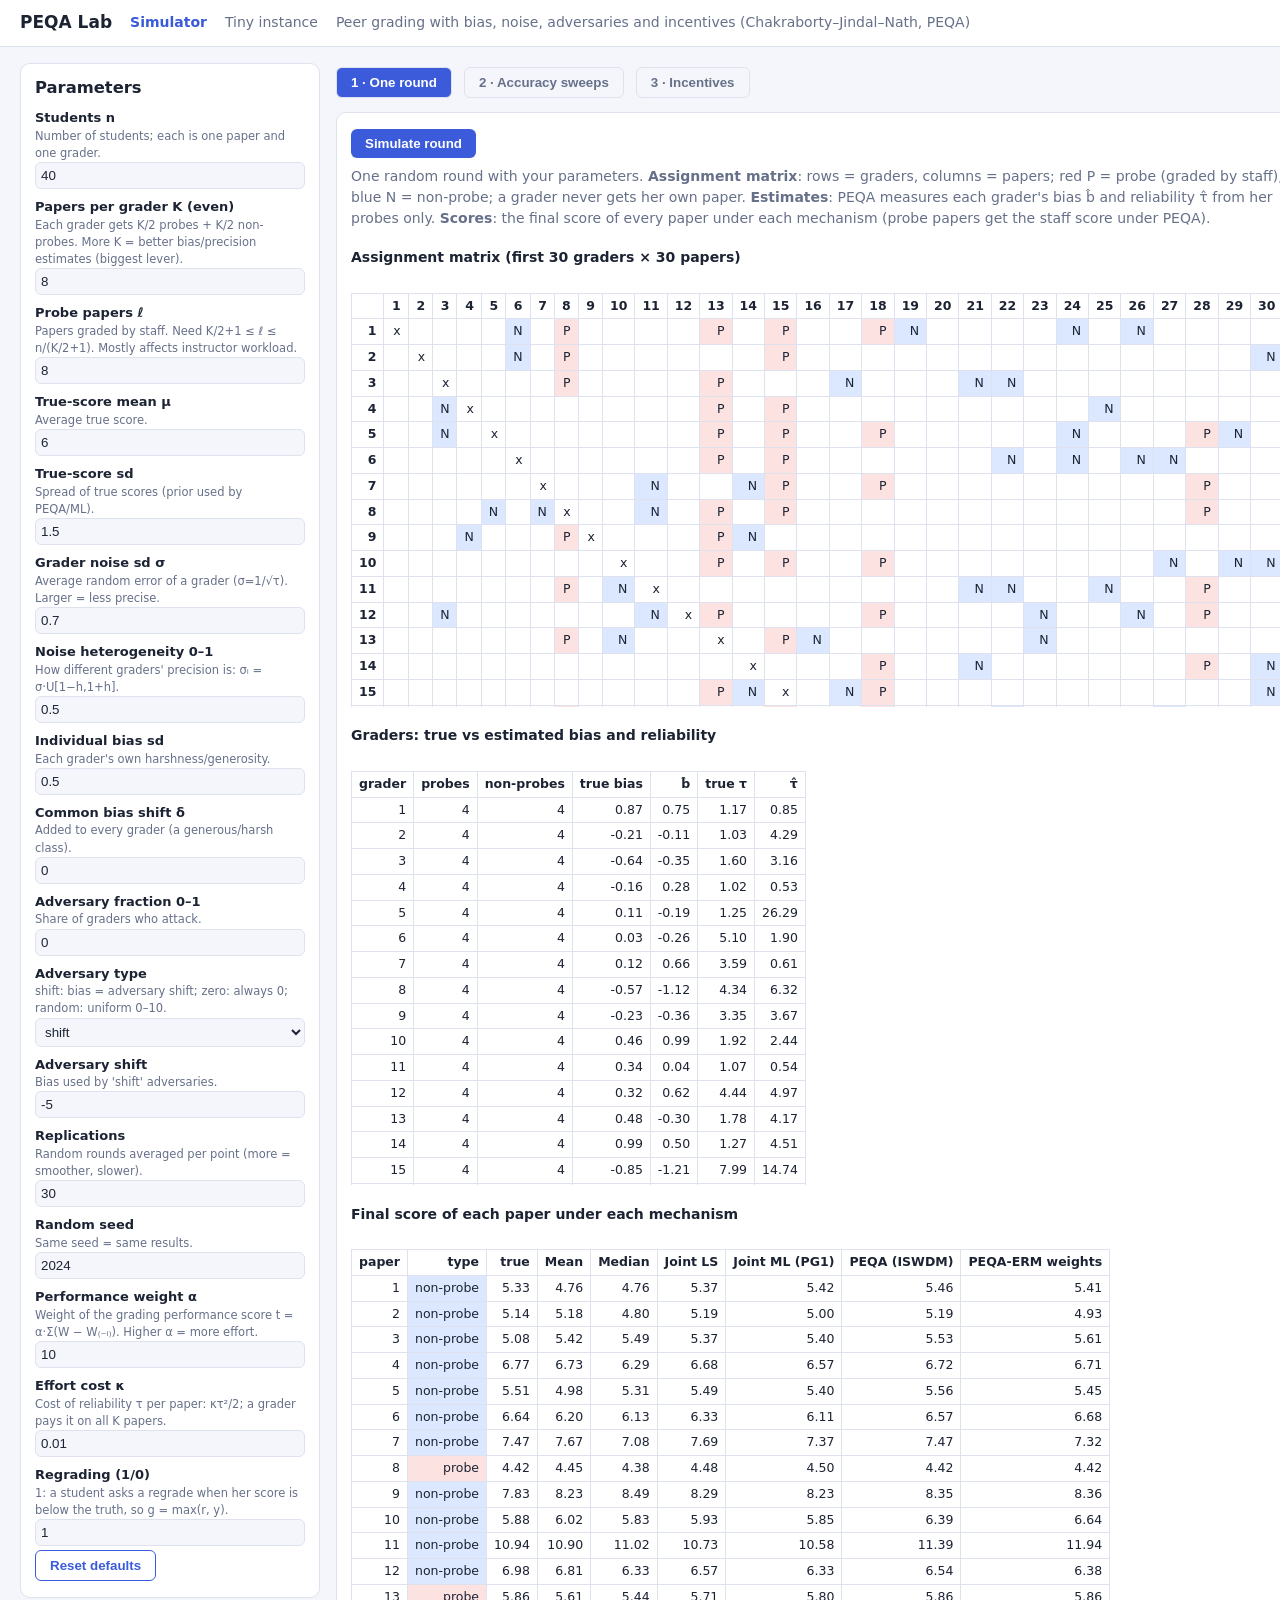
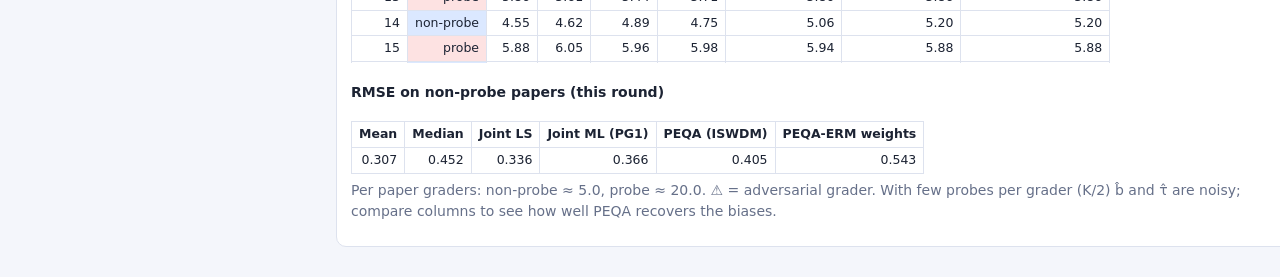
<file: index.html>
<!DOCTYPE html><html lang="en"><head><meta charset="utf-8"><meta name="viewport" content="width=device-width,initial-scale=1">
<title>PEQA Lab – peer grading simulator</title><link rel="stylesheet" href="style.css"></head><body>
<nav><b>PEQA Lab</b><a class="on" href="index.html">Simulator</a><a href="tiny.html">Tiny instance</a>
<span style="color:var(--mut)">Peer grading with bias, noise, adversaries and incentives (Chakraborty–Jindal–Nath, PEQA)</span></nav>
<div class="wrap"><aside><h3 style="margin:0">Parameters</h3><div id="params"></div>
<button id="reset" class="alt">Reset defaults</button></aside>
<main><div class="tabs"><button data-t="round" class="on">1 · One round</button><button data-t="acc">2 · Accuracy sweeps</button><button data-t="inc">3 · Incentives</button></div>
<div id="msg" class="bad"></div>
<section id="round" class="pane on card"><button id="goRound">Simulate round</button>
<p class="why">One random round with your parameters. <b>Assignment matrix</b>: rows = graders, columns = papers; red P = probe (graded by staff), blue N = non-probe; a grader never gets her own paper. <b>Estimates</b>: PEQA measures each grader's bias b̂ and reliability τ̂ from her probes only. <b>Scores</b>: the final score of every paper under each mechanism (probe papers get the staff score under PEQA).</p>
<div id="roundOut"></div></section>
<section id="acc" class="pane card"><div id="presets"></div><p class="why" id="accWhy">Pick an experiment. Each point is the average of <i>Replications</i> random rounds; RMSE is measured on non-probe papers.</p><canvas id="c1" width="880" height="400"></canvas><div id="accTab"></div></section>
<section id="inc" class="pane card"><button id="goEpbi">EPBI / EPRM</button><button id="goEq">Best response &amp; equilibrium</button><button id="goComp">Competitive grader</button>
<p class="why" id="incWhy">Uses the effort-game parameters (left) with all other graders honest and equally precise. The focal grader changes her own bias and reliability.</p>
<canvas id="c2" width="880" height="380"></canvas><canvas id="c3" width="880" height="380"></canvas><div id="incTxt"></div></section></main></div>
<script src="sim.js"></script><script src="lab.js"></script></body></html>
</file>
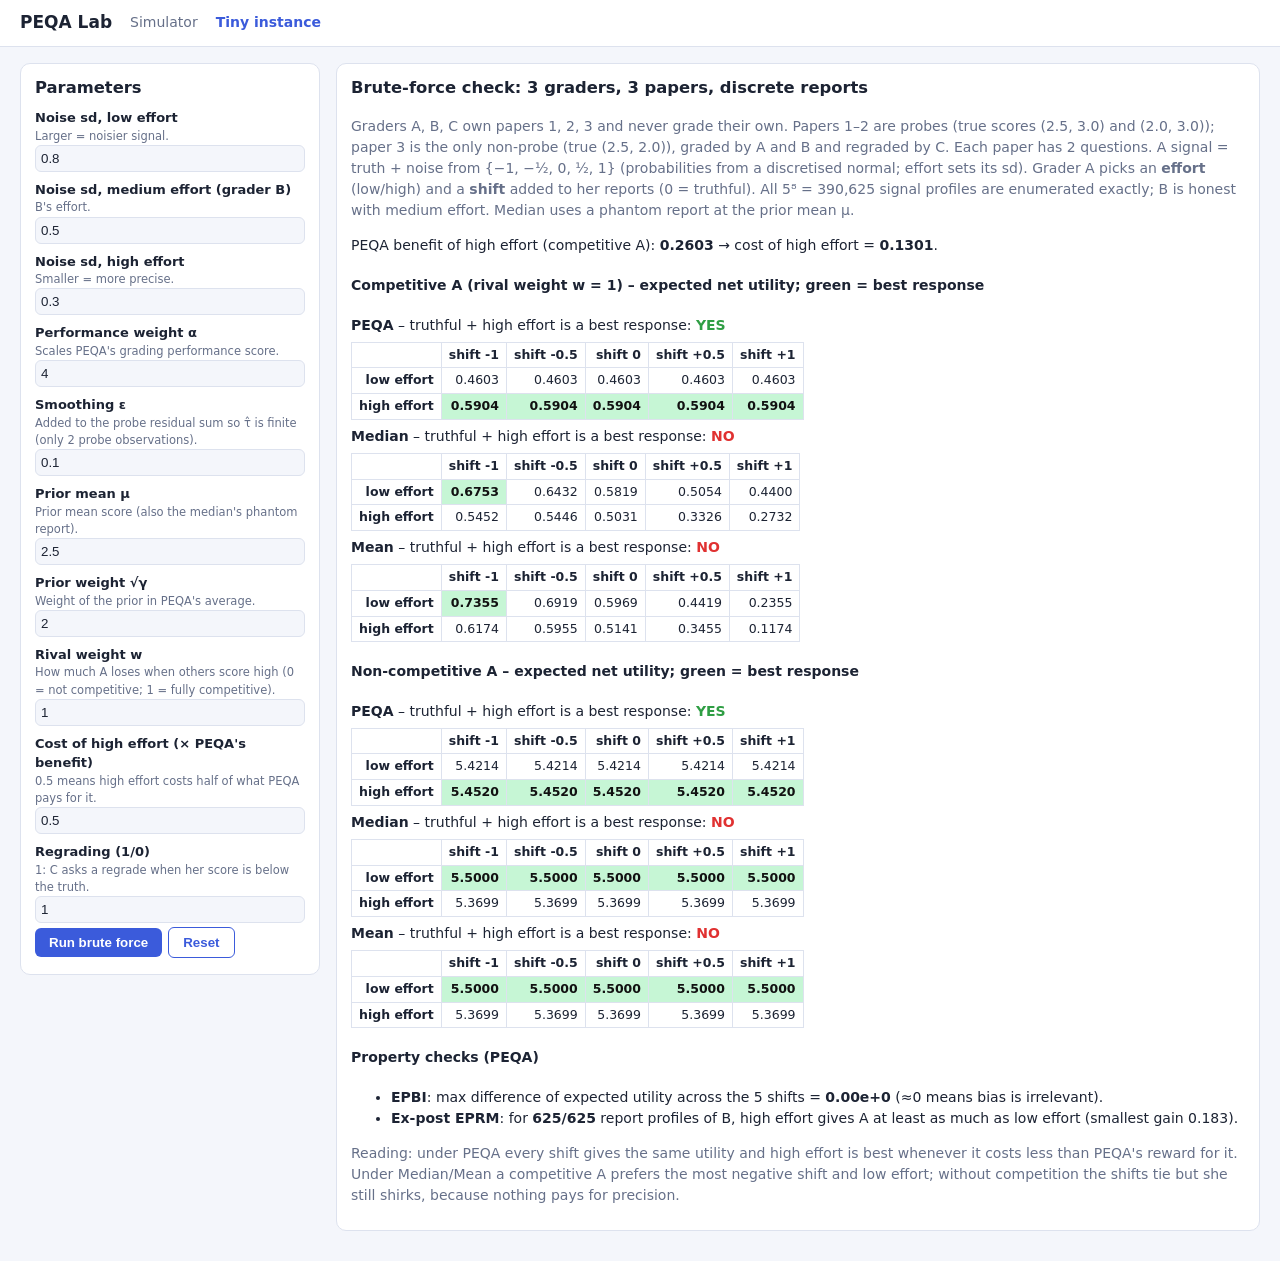
<file: tiny.html>
<!DOCTYPE html><html lang="en"><head><meta charset="utf-8"><meta name="viewport" content="width=device-width,initial-scale=1">
<title>PEQA Lab – tiny instance</title><link rel="stylesheet" href="style.css"></head><body>
<nav><b>PEQA Lab</b><a href="index.html">Simulator</a><a class="on" href="tiny.html">Tiny instance</a></nav>
<div class="wrap"><aside><h3 style="margin:0">Parameters</h3><div id="params"></div><button id="run">Run brute force</button><button id="reset" class="alt">Reset</button></aside>
<main><div class="card"><h3 style="margin-top:0">Brute-force check: 3 graders, 3 papers, discrete reports</h3>
<p class="why">Graders A, B, C own papers 1, 2, 3 and never grade their own. Papers 1–2 are probes (true scores (2.5, 3.0) and (2.0, 3.0)); paper 3 is the only non-probe (true (2.5, 2.0)), graded by A and B and regraded by C. Each paper has 2 questions. A signal = truth + noise from {−1, −½, 0, ½, 1} (probabilities from a discretised normal; effort sets its sd). Grader A picks an <b>effort</b> (low/high) and a <b>shift</b> added to her reports (0 = truthful). All 5⁸ = 390,625 signal profiles are enumerated exactly; B is honest with medium effort. Median uses a phantom report at the prior mean μ.</p>
<div id="msg" class="bad"></div><div id="out"></div></div></main></div><script src="tiny.js"></script></body></html>
</file>
<file: style.css>
:root{--bg:#f4f6fb;--card:#fff;--ink:#1c2333;--mut:#667089;--acc:#3b5bdb;--bd:#dde2ee;--p:#fde2e2;--n:#dbe8ff}
@media(prefers-color-scheme:dark){:root{--bg:#0f1320;--card:#181e30;--ink:#e8ebf5;--mut:#98a2bd;--acc:#7c9bff;--bd:#2a3350;--p:#5a2530;--n:#23396b}}
*{box-sizing:border-box}body{margin:0;font:14px/1.5 system-ui,sans-serif;background:var(--bg);color:var(--ink)}
nav{display:flex;gap:18px;align-items:center;padding:10px 20px;background:var(--card);border-bottom:1px solid var(--bd)}nav b{font-size:17px}nav a{color:var(--mut);text-decoration:none}nav a.on{color:var(--acc);font-weight:600}
.wrap{display:grid;grid-template-columns:300px 1fr;gap:16px;padding:16px 20px;max-width:1300px;margin:auto}@media(max-width:900px){.wrap{grid-template-columns:1fr}}
aside,.card{background:var(--card);border:1px solid var(--bd);border-radius:10px;padding:12px 14px;margin-bottom:14px}aside{align-self:start}
aside label{display:block;margin:8px 0 0;font-weight:600;font-size:13px}aside small{display:block;color:var(--mut);font-weight:400;font-size:11.5px}
input,select{width:100%;padding:5px;border:1px solid var(--bd);border-radius:6px;background:var(--bg);color:var(--ink)}
button{padding:7px 14px;margin:4px 6px 4px 0;border:0;border-radius:6px;background:var(--acc);color:#fff;font-weight:600;cursor:pointer}button.alt{background:none;color:var(--acc);border:1px solid var(--acc)}
.tabs{display:flex;gap:6px;margin-bottom:10px}.tabs button{background:none;color:var(--mut);border:1px solid var(--bd)}.tabs button.on{background:var(--acc);color:#fff}
.pane{display:none}.pane.on{display:block}table{border-collapse:collapse;font-size:12.5px;margin:6px 0}td,th{border:1px solid var(--bd);padding:3px 7px;text-align:right}
td.P{background:var(--p)}td.N{background:var(--n)}td.best{background:#c6f6d5;color:#111;font-weight:700}.sc{overflow:auto;max-height:420px}
canvas{width:100%;max-width:880px;height:auto}.why{color:var(--mut);margin:4px 0 12px}.ok{color:#2f9e44;font-weight:600}.bad{color:#e03131;font-weight:600}
</file>
